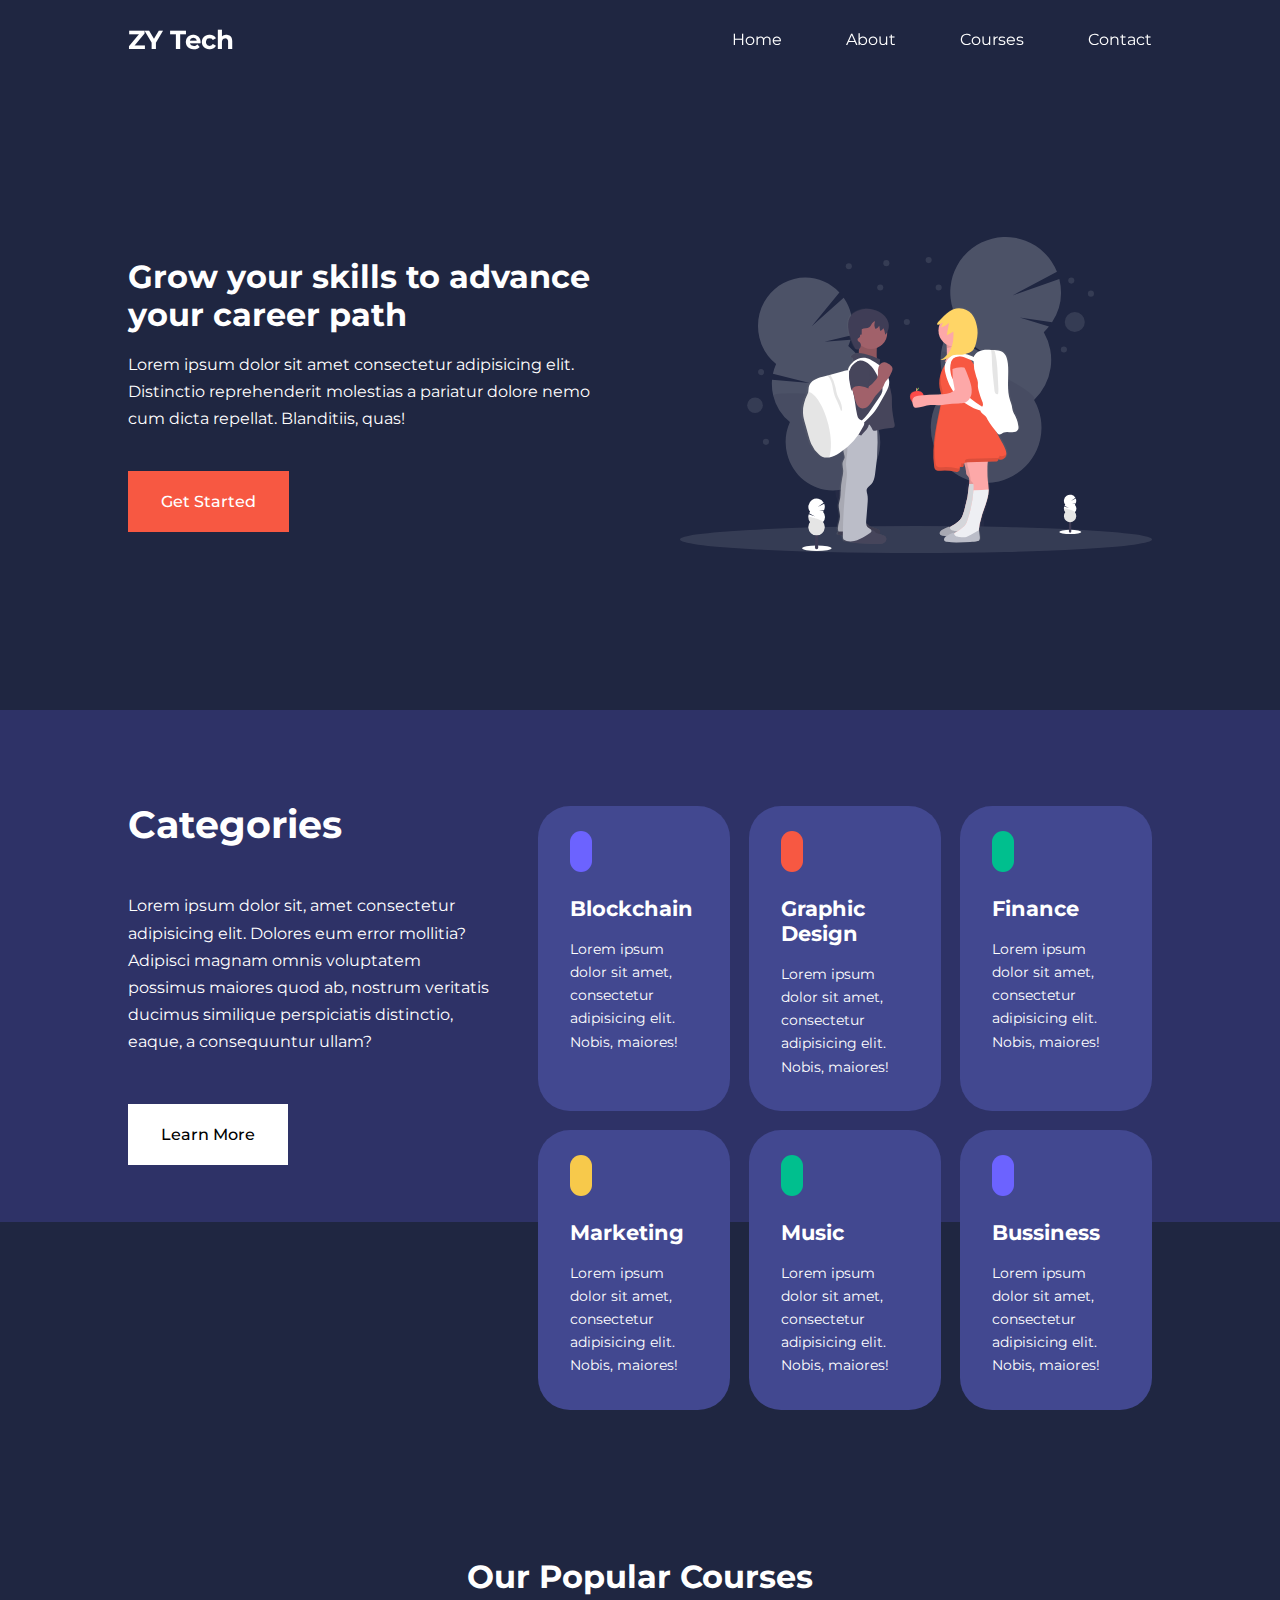
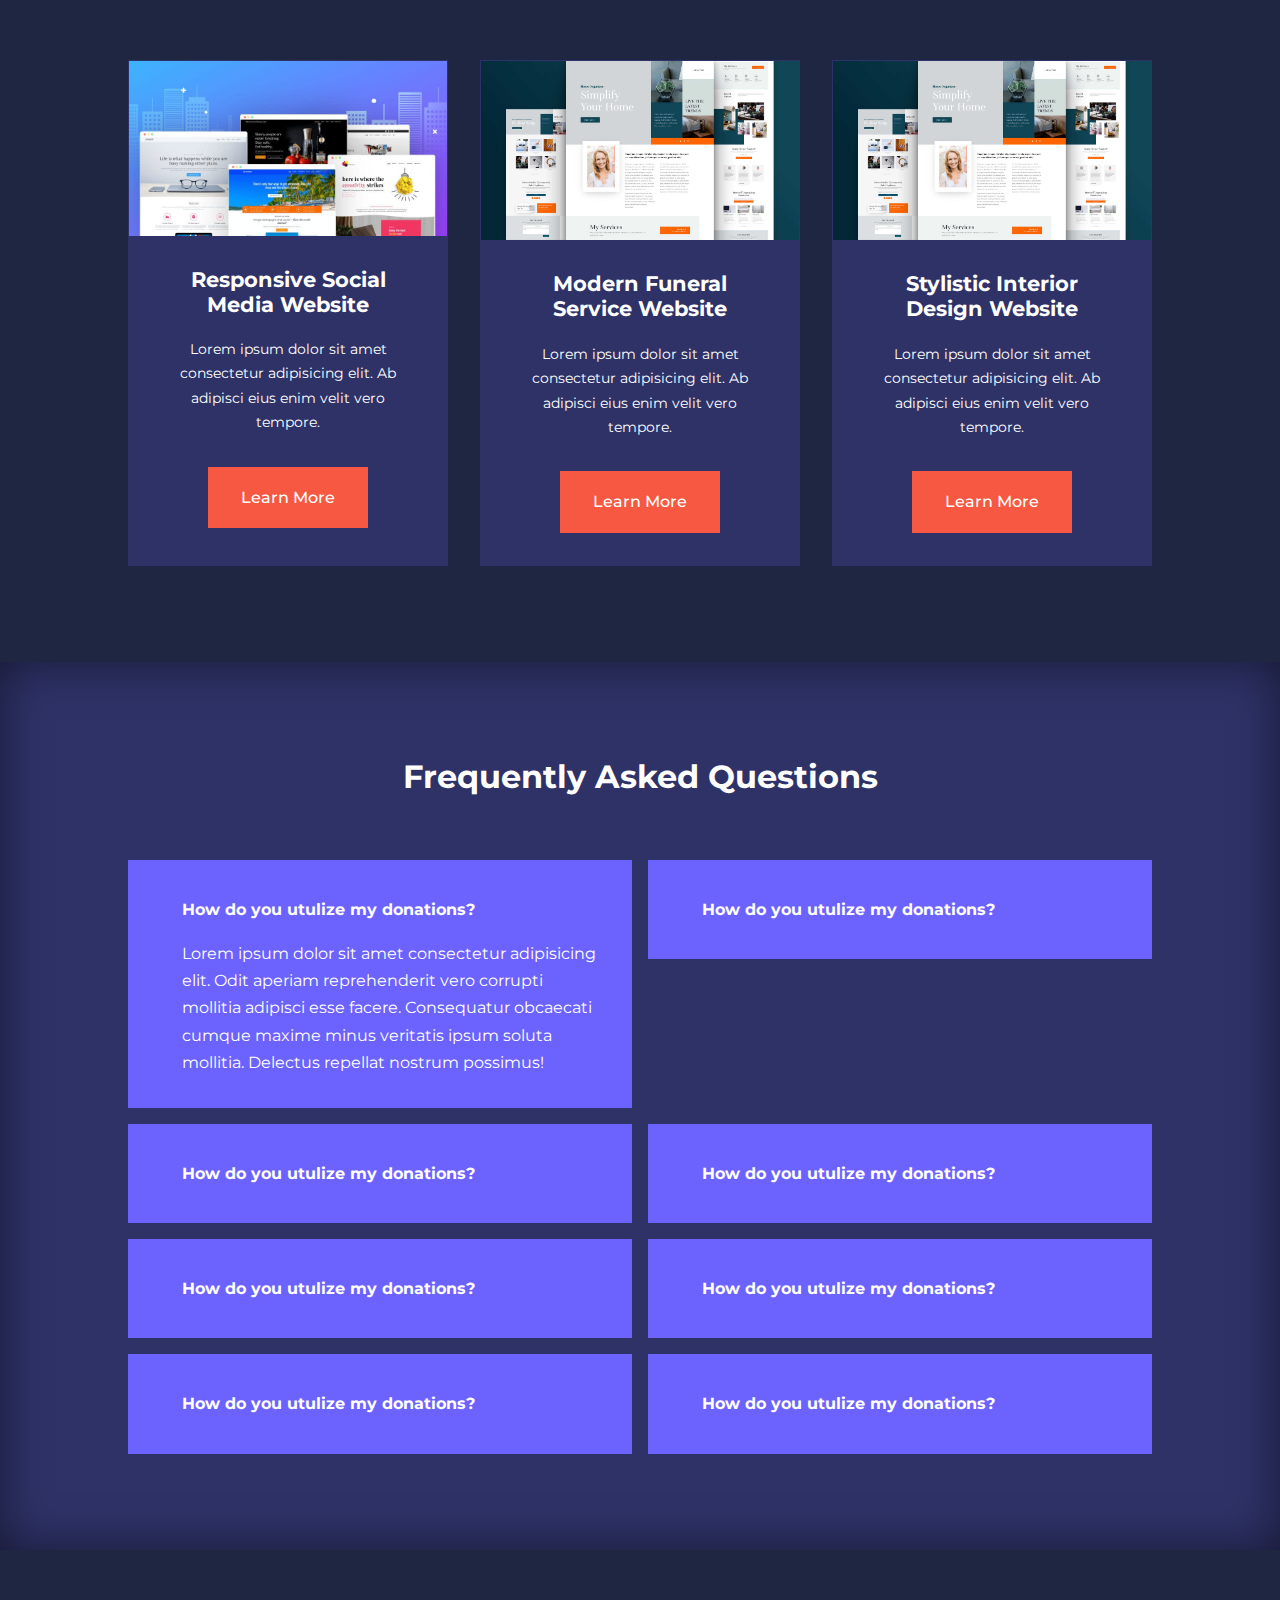
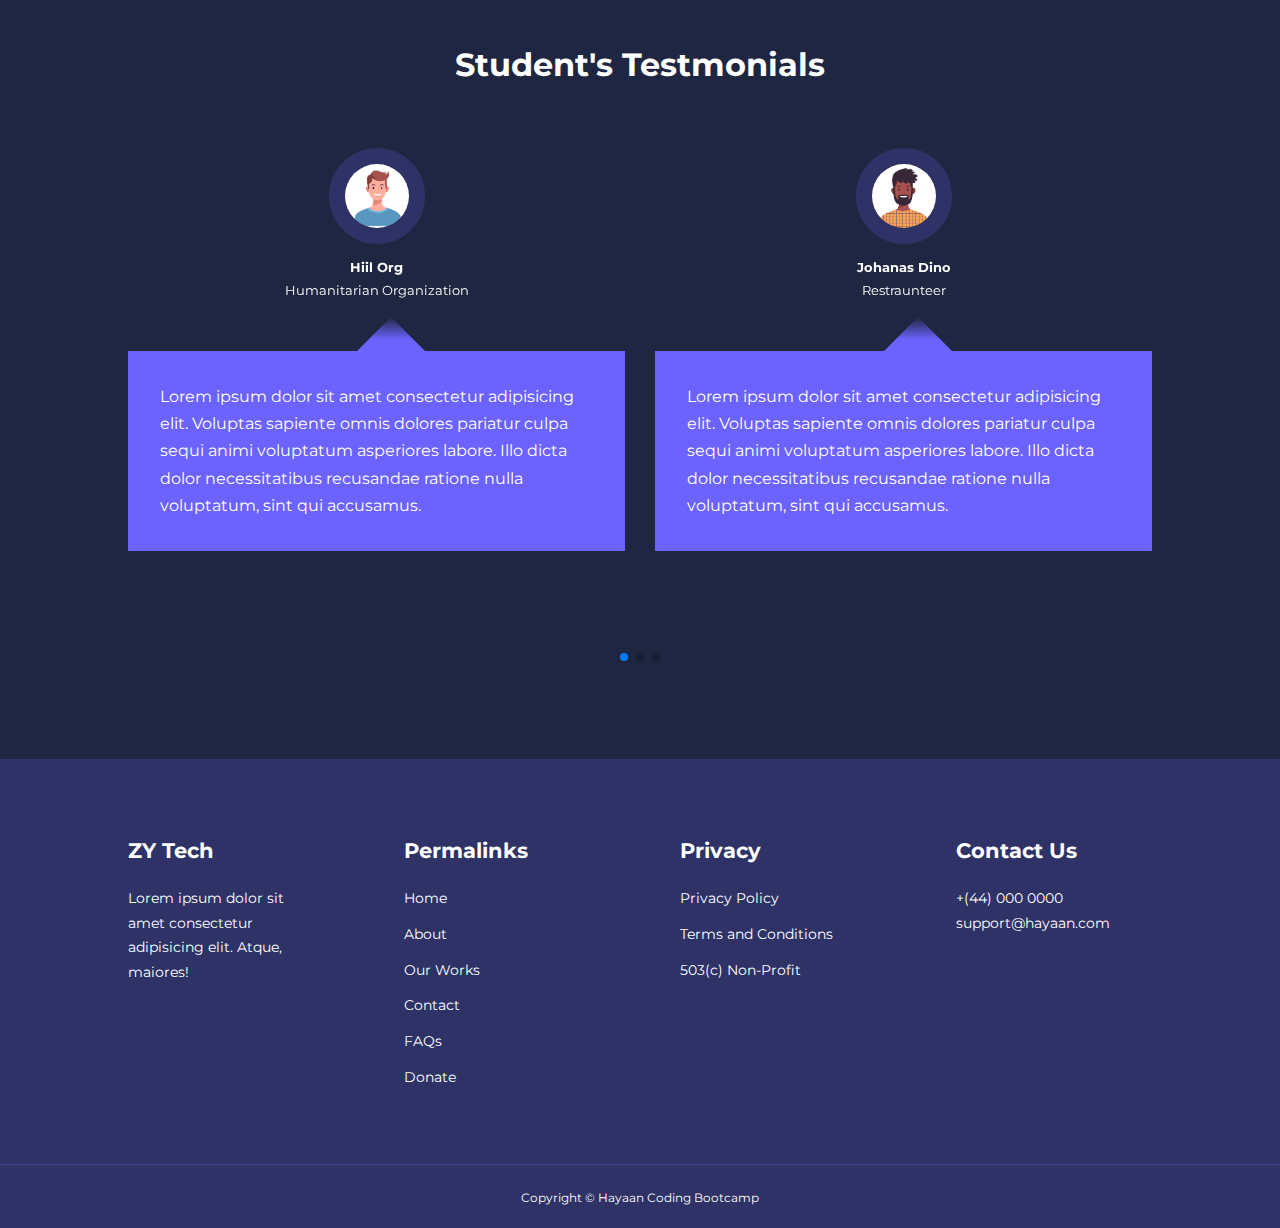
<file: index.html>
<!DOCTYPE html>
<html lang="en">
    <head>
        <meta charset="UTF-8">
        <meta http-equiv="X-UA-Compatible" content="IE=edge">
        <meta name="viewport" content="width=device-width, initial-scale=1.0">

        <!-- SWIPERJS -->
        <link rel="stylesheet" href="https://unpkg.com/swiper@8/swiper-bundle.min.css"/>

        <!-- GOOGLE (MONTSERRAT) FONTS -->
        <link rel="preconnect" href="https://fonts.googleapis.com">
        <link rel="preconnect" href="https://fonts.gstatic.com" crossorigin>
        <link href="https://fonts.googleapis.com/css2?family=Montserrat:wght@300;400;500;600;700;800;900&display=swap" rel="stylesheet">

        <!-- Iconscout cdn -->
        <link rel="stylesheet" href="https://unicons.iconscout.com/release/v2.1.6/css/unicons.css">

        <link rel="stylesheet" href="css/style.css">
        <title>Hayaan Coders Bootcamp</title>
    </head>
    <body>

        <nav class="navbar">
            <div class="container nav__container">
                <h3><a href="index.html">ZY Tech</a></h3>
                <ul class="nav__menu">
                    <li><a href="index.html">Home</a></li>
                    <li><a href="about.html">About</a></li>
                    <li><a href="courses.html">Courses</a></li>
                    <li><a href="contact.html">Contact</a></li>
                </ul>

                <button id="open-menu-btn" class="btn"><i class="uil uil-bars"></i></button>
                <button id="close-menu-btn" class="btn"><i class="uil uil-multiply"></i></button>

            </div>
        </nav>


        <!-- =============== END NAVBAR SECTION =============== -->
        <header>
            <div class="container header__container">

                <div class="header__left">
                    <h2>Grow your skills to advance your career path</h2>
                    <p>
                        Lorem ipsum dolor sit amet consectetur adipisicing elit. 
                        Distinctio reprehenderit molestias a pariatur dolore nemo 
                        cum dicta repellat. Blanditiis, quas!
                    </p>
                    <a class="btn btn-primary" href="courses.html">Get Started</a>
                </div>

                <div class="header__right">
                    <div class="header__right-image">
                        <img src="images/header.svg" alt="">
                    </div>
                </div>

            </div>
        </header>


        <!-- =============== END HEADER SECTION =============== -->
        <section class="categories">
            <div class="container categories__container">

                <div class="categories__left">
                    <h1>Categories</h1>
                    <p>
                        Lorem ipsum dolor sit, amet consectetur adipisicing elit. 
                        Dolores eum error mollitia? Adipisci magnam omnis 
                        voluptatem possimus maiores quod ab, nostrum veritatis 
                        ducimus similique perspiciatis distinctio, eaque, 
                        a consequuntur ullam?
                    </p>
                    <a class="btn" href="#">Learn More</a>
                </div>

                <div class="categories__right">

                    <article class="category">
                        <span class="category__icon">
                            <i class="uil uil-bitcoin"></i>
                        </span>
                        <h4>Blockchain</h4>
                        <p>
                            Lorem ipsum dolor sit amet, consectetur adipisicing elit. 
                            Nobis, maiores!
                        </p>
                    </article>

                    <article class="category">
                        <span class="category__icon">
                            <i class="uil uil-palette"></i>
                        </span>
                        <h4>Graphic Design</h4>
                        <p>
                            Lorem ipsum dolor sit amet, consectetur adipisicing elit. 
                            Nobis, maiores!
                        </p>
                    </article>

                    <article class="category">
                        <span class="category__icon">
                            <i class="uil uil-pound-circle"></i>
                        </span>
                        <h4>Finance</h4>
                        <p>
                            Lorem ipsum dolor sit amet, consectetur adipisicing elit. 
                            Nobis, maiores!
                        </p>
                    </article>

                    <article class="category">
                        <span class="category__icon">
                            <i class="uil uil-megaphone"></i>
                        </span>
                        <h4>Marketing</h4>
                        <p>
                            Lorem ipsum dolor sit amet, consectetur adipisicing elit. 
                            Nobis, maiores!
                        </p>
                    </article>

                    <article class="category">
                        <span class="category__icon">
                            <i class="uil uil-music"></i>
                        </span>
                        <h4>Music</h4>
                        <p>
                            Lorem ipsum dolor sit amet, consectetur adipisicing elit. 
                            Nobis, maiores!
                        </p>
                    </article>

                    <article class="category">
                        <span class="category__icon">
                            <i class="uil uil-money-insert"></i>
                        </span>
                        <h4>Bussiness</h4>
                        <p>
                            Lorem ipsum dolor sit amet, consectetur adipisicing elit. 
                            Nobis, maiores!
                        </p>
                    </article>

                </div>

            </div>
        </section>


        <!-- =============== END CATEGORIES SECTION =============== -->
        
        <section class="courses">
            <h2>Our Popular Courses</h2>
            <div class="container courses__container">

                <artcile class="course">
                    <div class="course__image">
                        <img src="images/web1.jpg" alt="">
                    </div>
                    <div class="course__info">
                        <h4>Responsive Social Media Website</h4>
                        <p>
                            Lorem ipsum dolor sit amet consectetur adipisicing elit. 
                            Ab adipisci eius enim velit vero tempore.
                        </p>
                        <a class="btn btn-primary" href="#">Learn More</a>
                    </div>
                </artcile>

                <artcile class="course">
                    <div class="course__image">
                        <img src="images/web4.jpg" alt="">
                    </div>
                    <div class="course__info">
                        <h4>Modern Funeral Service Website</h4>
                        <p>
                            Lorem ipsum dolor sit amet consectetur adipisicing elit. 
                            Ab adipisci eius enim velit vero tempore.
                        </p>
                        <a class="btn btn-primary" href="#">Learn More</a>
                    </div>
                </artcile>

                <artcile class="course">
                    <div class="course__image">
                        <img src="images/web4.jpg" alt="">
                    </div>
                    <div class="course__info">
                        <h4>Stylistic Interior Design Website</h4>
                        <p>
                            Lorem ipsum dolor sit amet consectetur adipisicing elit. 
                            Ab adipisci eius enim velit vero tempore.
                        </p>
                        <a class="btn btn-primary" href="#">Learn More</a>
                    </div>
                </artcile>

            </div>
        </section>

        <!-- =============== END COURSES SECTION =============== -->


        <section class="faqs">
            <div class="container faqs__container">
                <h2>Frequently Asked Questions</h2>
                <div class="faq__content">

                    <article class="faq open">
                        <div class="faq__icon">
                            <i class="uil uil-minus"></i>
                        </div>
                        <div class="details">
                            <h4>How do you utulize my donations?</h4>
                            <p>
                                Lorem ipsum dolor sit amet consectetur adipisicing elit. 
                                Odit aperiam reprehenderit vero corrupti mollitia adipisci 
                                esse facere. Consequatur obcaecati cumque maxime minus veritatis 
                                ipsum soluta mollitia. Delectus repellat nostrum possimus!
                            </p>
                        </div>
                    </article>

                    <article class="faq">
                        <div class="faq__icon">
                            <i class="uil uil-plus"></i>
                        </div>
                        <div class="details">
                            <h4>How do you utulize my donations?</h4>
                            <p>
                                Lorem ipsum dolor sit amet consectetur adipisicing elit. 
                                Odit aperiam reprehenderit vero corrupti mollitia adipisci 
                                esse facere. Consequatur obcaecati cumque maxime minus veritatis 
                                ipsum soluta mollitia. Delectus repellat nostrum possimus!
                            </p>
                        </div>
                    </article>

                    <article class="faq">
                        <div class="faq__icon">
                            <i class="uil uil-plus"></i>
                        </div>
                        <div class="details">
                            <h4>How do you utulize my donations?</h4>
                            <p>
                                Lorem ipsum dolor sit amet consectetur adipisicing elit. 
                                Odit aperiam reprehenderit vero corrupti mollitia adipisci 
                                esse facere. Consequatur obcaecati cumque maxime minus veritatis 
                                ipsum soluta mollitia. Delectus repellat nostrum possimus!
                            </p>
                        </div>
                    </article>

                    <article class="faq">
                        <div class="faq__icon">
                            <i class="uil uil-plus"></i>
                        </div>
                        <div class="details">
                            <h4>How do you utulize my donations?</h4>
                            <p>
                                Lorem ipsum dolor sit amet consectetur adipisicing elit. 
                                Odit aperiam reprehenderit vero corrupti mollitia adipisci 
                                esse facere. Consequatur obcaecati cumque maxime minus veritatis 
                                ipsum soluta mollitia. Delectus repellat nostrum possimus!
                            </p>
                        </div>
                    </article>

                    <article class="faq">
                        <div class="faq__icon">
                            <i class="uil uil-plus"></i>
                        </div>
                        <div class="details">
                            <h4>How do you utulize my donations?</h4>
                            <p>
                                Lorem ipsum dolor sit amet consectetur adipisicing elit. 
                                Odit aperiam reprehenderit vero corrupti mollitia adipisci 
                                esse facere. Consequatur obcaecati cumque maxime minus veritatis 
                                ipsum soluta mollitia. Delectus repellat nostrum possimus!
                            </p>
                        </div>
                    </article>

                    <article class="faq">
                        <div class="faq__icon">
                            <i class="uil uil-plus"></i>
                        </div>
                        <div class="details">
                            <h4>How do you utulize my donations?</h4>
                            <p>
                                Lorem ipsum dolor sit amet consectetur adipisicing elit. 
                                Odit aperiam reprehenderit vero corrupti mollitia adipisci 
                                esse facere. Consequatur obcaecati cumque maxime minus veritatis 
                                ipsum soluta mollitia. Delectus repellat nostrum possimus!
                            </p>
                        </div>
                    </article>

                    <article class="faq">
                        <div class="faq__icon">
                            <i class="uil uil-plus"></i>
                        </div>
                        <div class="details">
                            <h4>How do you utulize my donations?</h4>
                            <p>
                                Lorem ipsum dolor sit amet consectetur adipisicing elit. 
                                Odit aperiam reprehenderit vero corrupti mollitia adipisci 
                                esse facere. Consequatur obcaecati cumque maxime minus veritatis 
                                ipsum soluta mollitia. Delectus repellat nostrum possimus!
                            </p>
                        </div>
                    </article>

                    <article class="faq">
                        <div class="faq__icon">
                            <i class="uil uil-plus"></i>
                        </div>
                        <div class="details">
                            <h4>How do you utulize my donations?</h4>
                            <p>
                                Lorem ipsum dolor sit amet consectetur adipisicing elit. 
                                Odit aperiam reprehenderit vero corrupti mollitia adipisci 
                                esse facere. Consequatur obcaecati cumque maxime minus veritatis 
                                ipsum soluta mollitia. Delectus repellat nostrum possimus!
                            </p>
                        </div>
                    </article>

                </div>

                <!-- <a class="btn" href="#">Learn More</a> -->

            </div>
        </section>

        <!-- =============== END FAQS SECTION =============== -->

        <section class="container testmonials__container mySwiper">
            <h2>Student's Testmonials</h2>
            <!-- <p class="lead">
            Lorem ipsum dolor sit amet consectetur adipisicing elit. 
            Non eligendi ducimus temporibus, voluptates a officia.
            </p> -->
            <div class="swiper-wrapper">
                <article class="testmonial swiper-slide">
                    <div class="avatar">
                        <img src="images/avatar1.jpg" alt="">
                    </div>
                    <div class="testmonial__info">
                        <h5>Hiil Org</h5>
                        <small>Humanitarian Organization</small>
                    </div>
                    <div class="testmonial__body">
                        <p>
                            Lorem ipsum dolor sit amet consectetur adipisicing elit. 
                            Voluptas sapiente omnis dolores pariatur culpa sequi animi 
                            voluptatum asperiores labore. Illo dicta dolor necessitatibus 
                            recusandae ratione nulla voluptatum, sint qui accusamus.
                        </p>
                    </div>
                </article>

                <article class="testmonial swiper-slide">
                    <div class="avatar">
                        <img src="images/avatar2.jpg" alt="">
                    </div>
                    <div class="testmonial__info">
                        <h5>Johanas Dino</h5>
                        <small>Restraunteer</small>
                    </div>
                    <div class="testmonial__body">
                        <p>
                            Lorem ipsum dolor sit amet consectetur adipisicing elit. 
                            Voluptas sapiente omnis dolores pariatur culpa sequi animi 
                            voluptatum asperiores labore. Illo dicta dolor necessitatibus 
                            recusandae ratione nulla voluptatum, sint qui accusamus.
                        </p>
                    </div>
                </article>

                <article class="testmonial swiper-slide">
                    <div class="avatar">
                        <img src="images/avatar3.jpg" alt="">
                    </div>
                    <div class="testmonial__info">
                        <h5>Melisa Thorn</h5>
                        <small>Barber</small>
                    </div>
                    <div class="testmonial__body">
                        <p>
                            Lorem ipsum dolor sit amet consectetur adipisicing elit. 
                            Voluptas sapiente omnis dolores pariatur culpa sequi animi 
                            voluptatum asperiores labore. Illo dicta dolor necessitatibus 
                            recusandae ratione nulla voluptatum, sint qui accusamus.
                        </p>
                    </div>
                </article>

                <article class="testmonial swiper-slide">
                    <div class="avatar">
                        <img src="images/avatar4.jpg" alt="">
                    </div>
                    <div class="testmonial__info">
                        <h5>Tia Gip</h5>
                        <small>Bussiness Owner</small>
                    </div>
                    <div class="testmonial__body">
                        <p>
                            Lorem ipsum dolor sit amet consectetur adipisicing elit. 
                            Voluptas sapiente omnis dolores pariatur culpa sequi animi 
                            voluptatum asperiores labore. Illo dicta dolor necessitatibus 
                            recusandae ratione nulla voluptatum, sint qui accusamus.
                        </p>
                    </div>
                </article>
            </div>
            <div class="swiper-pagination"></div>
        </section>

        <!-- ================ END TESTMONIAL SECTION ================ -->


        <footer>
            <div class="container footer__container">

                <div class="footer__1">
                    <a class="footer__logo" href="index.html"><h4>ZY Tech</h4></a>
                    <p>
                        Lorem ipsum dolor sit amet consectetur adipisicing elit. 
                        Atque, maiores!
                    </p>
                </div>

                <div class="footer__2">
                    <h4>Permalinks</h4>
                    <ul>
                        <li><a href="index.html">Home</a></li>
                        <li><a href="#about">About</a></li>
                        <li><a href="#works">Our Works</a></li>
                        <li><a href="contact.html">Contact</a></li>
                        <li><a href="faqs.html">FAQs</a></li>
                        <li><a href="#donate">Donate</a></li>
                    </ul>
                </div>
                
                <div class="footer__3">
                    <h4>Privacy</h4>
                    <ul>
                        <li><a href="#">Privacy Policy</a></li>
                        <li><a href="#">Terms and Conditions</a></li>
                        <li><a href="#">503(c) Non-Profit</a></li>
                    </ul>
                </div>
                
                <div class="footer__4">
                    <h4>Contact Us</h4>
                    <p>
                        +(44) 000 0000<br>
                        support@hayaan.com
                    </p>
                    <ul class='footer__socials'>
                        <li><a href="#" target="_blank"><i class="uil uil-instagram"></i></a></li>
                        <li><a href="#" target="_blank"><i class="uil uil-facebook-f"></i></a></li>
                        <li><a href="#" target="_blank"><i class="uil uil-envelope"></i></a></li>
                        <li><a href="#" target="_blank"><i class="uil uil-phone"></i></a></li>
                    </ul>
                </div>

            </div>

            <div class="footer__copyright">
                <small>Copyright &copy; Hayaan Coding Bootcamp</small>
            </div>
        </footer>

        <!-- ================ END FOOTER SECTION ================ -->





        <script src="https://unpkg.com/swiper@8/swiper-bundle.min.js"></script>
        <script src="script.js"></script>

        <script>
            var swiper = new Swiper(".mySwiper", {
              slidesPerView: 1,
              spaceBetween: 30,
              pagination: {
                el: ".swiper-pagination",
                clickable: true,
              },
            //   change slide per view when screen with >= 600
              breakpoints: {
                  600: {
                    slidesPerView: 2,
                  }
              }
            });
          </script>
    </body>
</html>
</file>
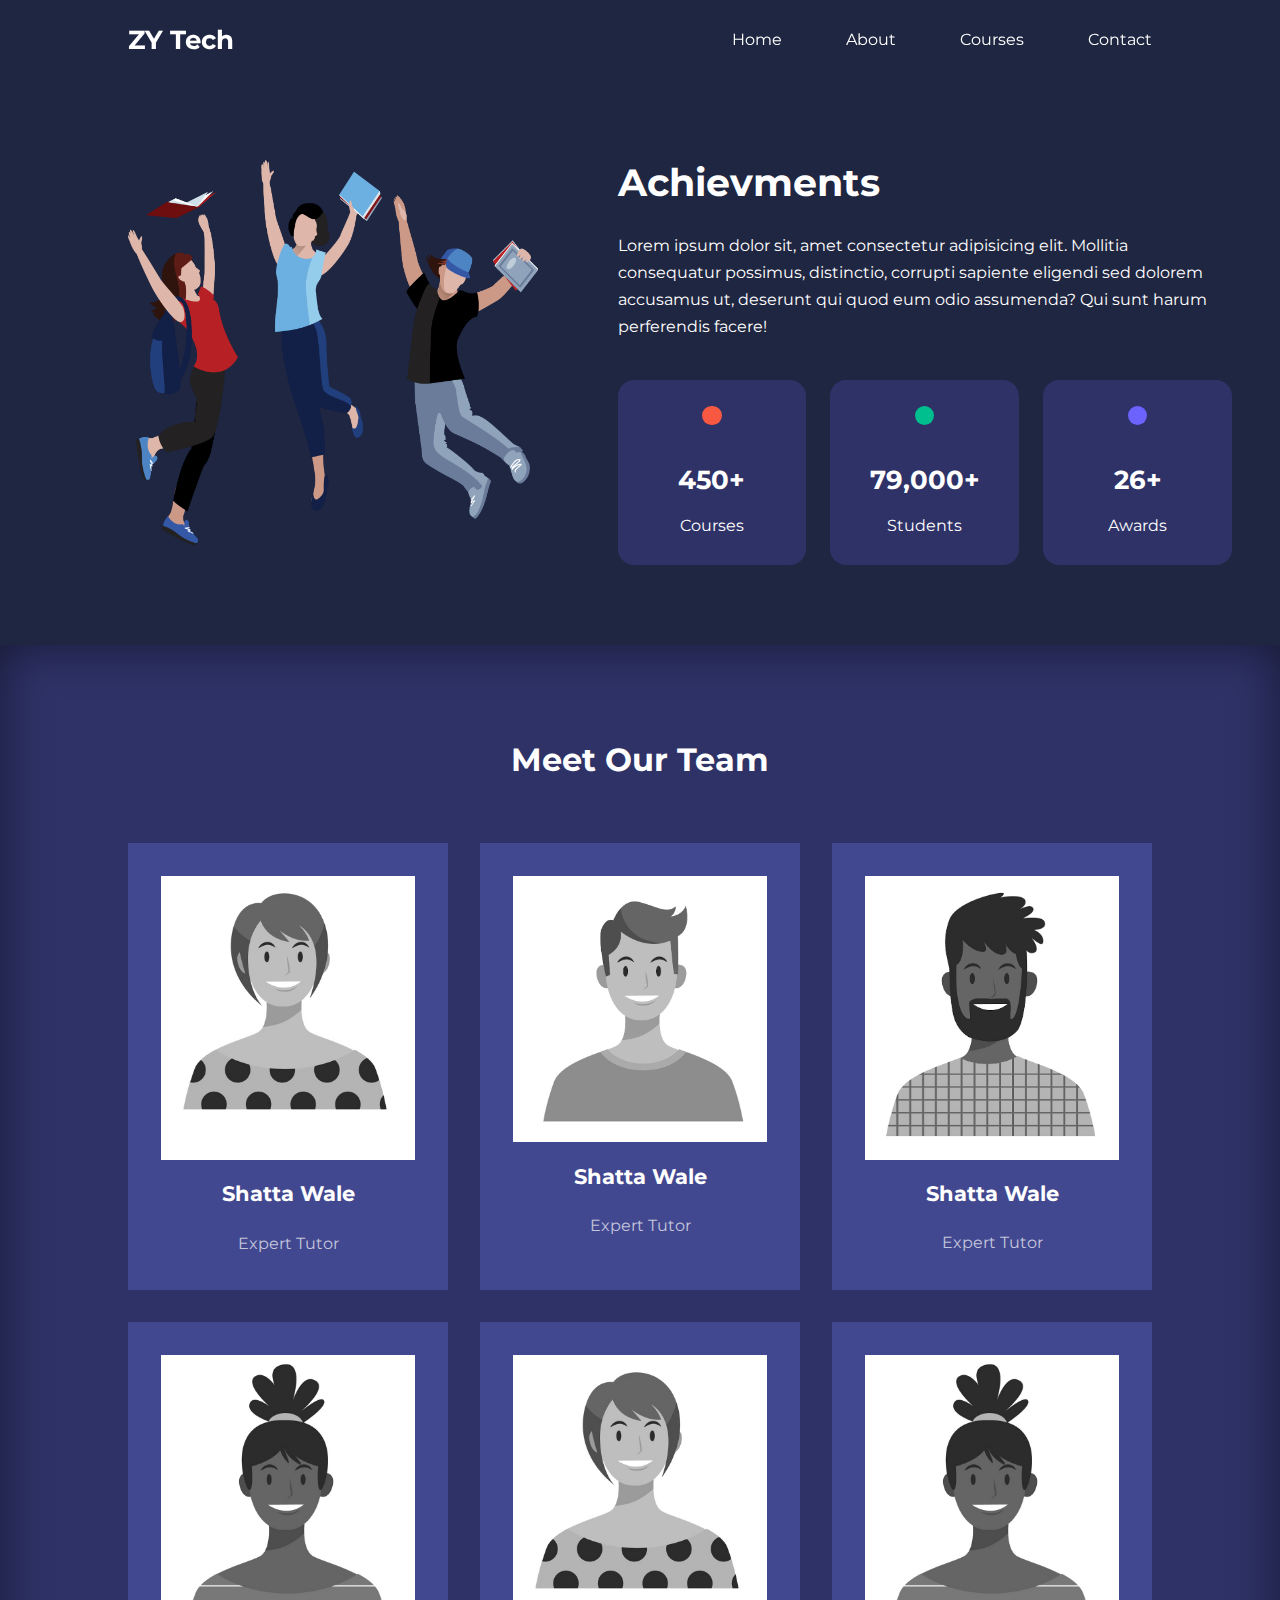
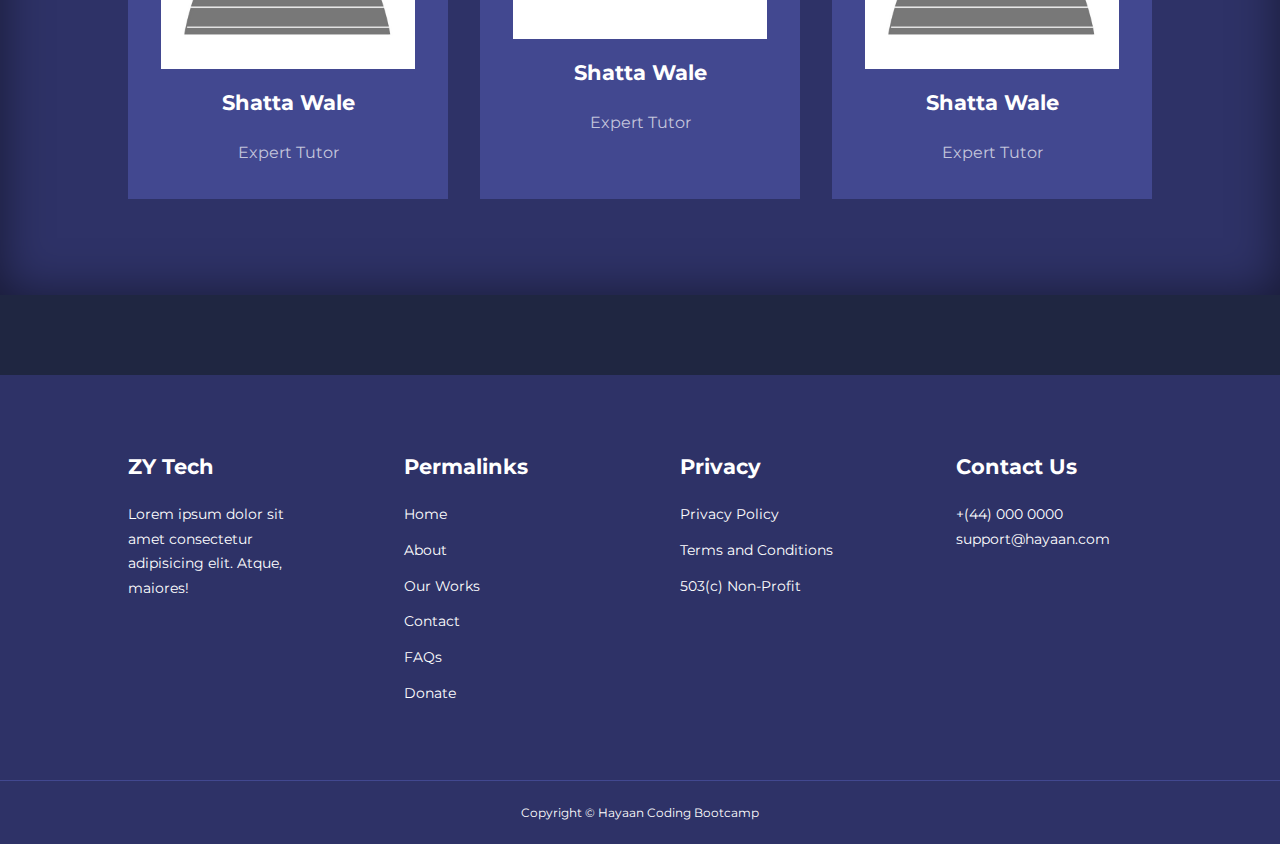
<file: about.html>
<!DOCTYPE html>
<html lang="en">
    <head>
        <meta charset="UTF-8">
        <meta http-equiv="X-UA-Compatible" content="IE=edge">
        <meta name="viewport" content="width=device-width, initial-scale=1.0">

        <!-- GOOGLE (MONTSERRAT) FONTS -->
        <link rel="preconnect" href="https://fonts.googleapis.com">
        <link rel="preconnect" href="https://fonts.gstatic.com" crossorigin>
        <link href="https://fonts.googleapis.com/css2?family=Montserrat:wght@300;400;500;600;700;800;900&display=swap" rel="stylesheet">

        <!-- Iconscout cdn -->
        <link rel="stylesheet" href="https://unicons.iconscout.com/release/v2.1.6/css/unicons.css">

        <link rel="stylesheet" href="css/about.css">
        <link rel="stylesheet" href="css/style.css">
        <title>Hayaan Coders Bootcamp</title>
    </head>
    <body>
        <nav class="navbar">
            <div class="container nav__container">
                <h3><a href="index.html">ZY Tech</a></h3>
                <ul class="nav__menu">
                    <li><a href="index.html">Home</a></li>
                    <li><a href="about.html">About</a></li>
                    <li><a href="courses.html">Courses</a></li>
                    <li><a href="contact.html">Contact</a></li>
                </ul>

                <button id="open-menu-btn" class="btn"><i class="uil uil-bars"></i></button>
                <button id="close-menu-btn" class="btn"><i class="uil uil-multiply"></i></button>

            </div>
        </nav>

        <!-- =============== END NAVBAR SECTION =============== -->

        <div class="about_achievments">
            <div class="container about__achievments-container">

                <div class="about__achievments-left">
                    <img src="images/test1.png" alt="">
                </div>

                <div class="about__achievments-right">
                    <h1>Achievments</h1>
                    <p>Lorem ipsum dolor sit, amet consectetur adipisicing elit. 
                        Mollitia consequatur possimus, distinctio, corrupti sapiente 
                        eligendi sed dolorem accusamus ut, deserunt qui quod eum odio 
                        assumenda? Qui sunt harum perferendis facere!
                    </p>
                    <div class="achievments__cards">

                        <article class="achievment__card">
                            <span class="achievment__card-icon"><i class="uil uil-video"></i></span>
                            <h3>450+</h3>
                            <p>Courses</p>
                        </article>

                        <article class="achievment__card">
                            <span class="achievment__card-icon"><i class="uil uil-users-alt"></i></span>
                            <h3>79,000+</h3>
                            <p>Students</p>
                        </article>

                        <article class="achievment__card">
                            <span class="achievment__card-icon"><i class="uil uil-award"></i></span>
                            <h3>26+</h3>
                            <p>Awards</p>
                        </article>

                    </div>
                </div>

            </div>
        </div>

        <!-- =============== END ACHEIVMENTS SECTION =============== -->

        <section class="team">
            <h2>Meet Our Team</h2>
            <div class="container team__container">

                <article class="team__member">
                    <div class="team__member-image">
                        <img src="images/avatar4.jpg" alt="">
                    </div>
                    <div class="team__member-info">
                        <h4>Shatta Wale</h4>
                        <p>Expert Tutor</p>
                    </div>
                    <div class="team__member-socials">
                        <a href="#"><i class="uil uil-instagram"></i></a>
                        <a href="#"><i class="uil uil-facebook-f"></i></a>
                        <a href="#"><i class="uil uil-envelope"></i></a>
                    </div>
                </article>

                <article class="team__member">
                    <div class="team__member-image">
                        <img src="images/avatar1.jpg" alt="">
                    </div>
                    <div class="team__member-info">
                        <h4>Shatta Wale</h4>
                        <p>Expert Tutor</p>
                    </div>
                    <div class="team__member-socials">
                        <a href="#"><i class="uil uil-instagram"></i></a>
                        <a href="#"><i class="uil uil-facebook-f"></i></a>
                        <a href="#"><i class="uil uil-envelope"></i></a>
                    </div>
                </article>

                <article class="team__member">
                    <div class="team__member-image">
                        <img src="images/avatar2.jpg" alt="">
                    </div>
                    <div class="team__member-info">
                        <h4>Shatta Wale</h4>
                        <p>Expert Tutor</p>
                    </div>
                    <div class="team__member-socials">
                        <a href="#"><i class="uil uil-instagram"></i></a>
                        <a href="#"><i class="uil uil-facebook-f"></i></a>
                        <a href="#"><i class="uil uil-envelope"></i></a>
                    </div>
                </article>

                <article class="team__member">
                    <div class="team__member-image">
                        <img src="images/avatar3.jpg" alt="">
                    </div>
                    <div class="team__member-info">
                        <h4>Shatta Wale</h4>
                        <p>Expert Tutor</p>
                    </div>
                    <div class="team__member-socials">
                        <a href="#"><i class="uil uil-instagram"></i></a>
                        <a href="#"><i class="uil uil-facebook-f"></i></a>
                        <a href="#"><i class="uil uil-envelope"></i></a>
                    </div>
                </article>

                <article class="team__member">
                    <div class="team__member-image">
                        <img src="images/avatar4.jpg" alt="">
                    </div>
                    <div class="team__member-info">
                        <h4>Shatta Wale</h4>
                        <p>Expert Tutor</p>
                    </div>
                    <div class="team__member-socials">
                        <a href="#"><i class="uil uil-instagram"></i></a>
                        <a href="#"><i class="uil uil-facebook-f"></i></a>
                        <a href="#"><i class="uil uil-envelope"></i></a>
                    </div>
                </article>

                <article class="team__member">
                    <div class="team__member-image">
                        <img src="images/avatar3.jpg" alt="">
                    </div>
                    <div class="team__member-info">
                        <h4>Shatta Wale</h4>
                        <p>Expert Tutor</p>
                    </div>
                    <div class="team__member-socials">
                        <a href="#"><i class="uil uil-instagram"></i></a>
                        <a href="#"><i class="uil uil-facebook-f"></i></a>
                        <a href="#"><i class="uil uil-envelope"></i></a>
                    </div>
                </article>

                

            </div>
        </section>



        <!-- =============== END TEAMS SECTION =============== -->

        <footer>
            <div class="container footer__container">

                <div class="footer__1">
                    <a class="footer__logo" href="index.html"><h4>ZY Tech</h4></a>
                    <p>
                        Lorem ipsum dolor sit amet consectetur adipisicing elit. 
                        Atque, maiores!
                    </p>
                </div>

                <div class="footer__2">
                    <h4>Permalinks</h4>
                    <ul>
                        <li><a href="index.html">Home</a></li>
                        <li><a href="#about">About</a></li>
                        <li><a href="#works">Our Works</a></li>
                        <li><a href="contact.html">Contact</a></li>
                        <li><a href="faqs.html">FAQs</a></li>
                        <li><a href="#donate">Donate</a></li>
                    </ul>
                </div>
                
                <div class="footer__3">
                    <h4>Privacy</h4>
                    <ul>
                        <li><a href="#">Privacy Policy</a></li>
                        <li><a href="#">Terms and Conditions</a></li>
                        <li><a href="#">503(c) Non-Profit</a></li>
                    </ul>
                </div>
                
                <div class="footer__4">
                    <h4>Contact Us</h4>
                    <p>
                        +(44) 000 0000<br>
                        support@hayaan.com
                    </p>
                    <ul class='footer__socials'>
                        <li><a href="#" target="_blank"><i class="uil uil-instagram"></i></a></li>
                        <li><a href="#" target="_blank"><i class="uil uil-facebook-f"></i></a></li>
                        <li><a href="#" target="_blank"><i class="uil uil-envelope"></i></a></li>
                        <li><a href="#" target="_blank"><i class="uil uil-phone"></i></a></li>
                    </ul>
                </div>

            </div>

            <div class="footer__copyright">
                <small>Copyright &copy; Hayaan Coding Bootcamp</small>
            </div>
        </footer>

        <!-- ================ END FOOTER SECTION ================ -->

        <script src="script.js"></script>
    </body>
</html>
</file>
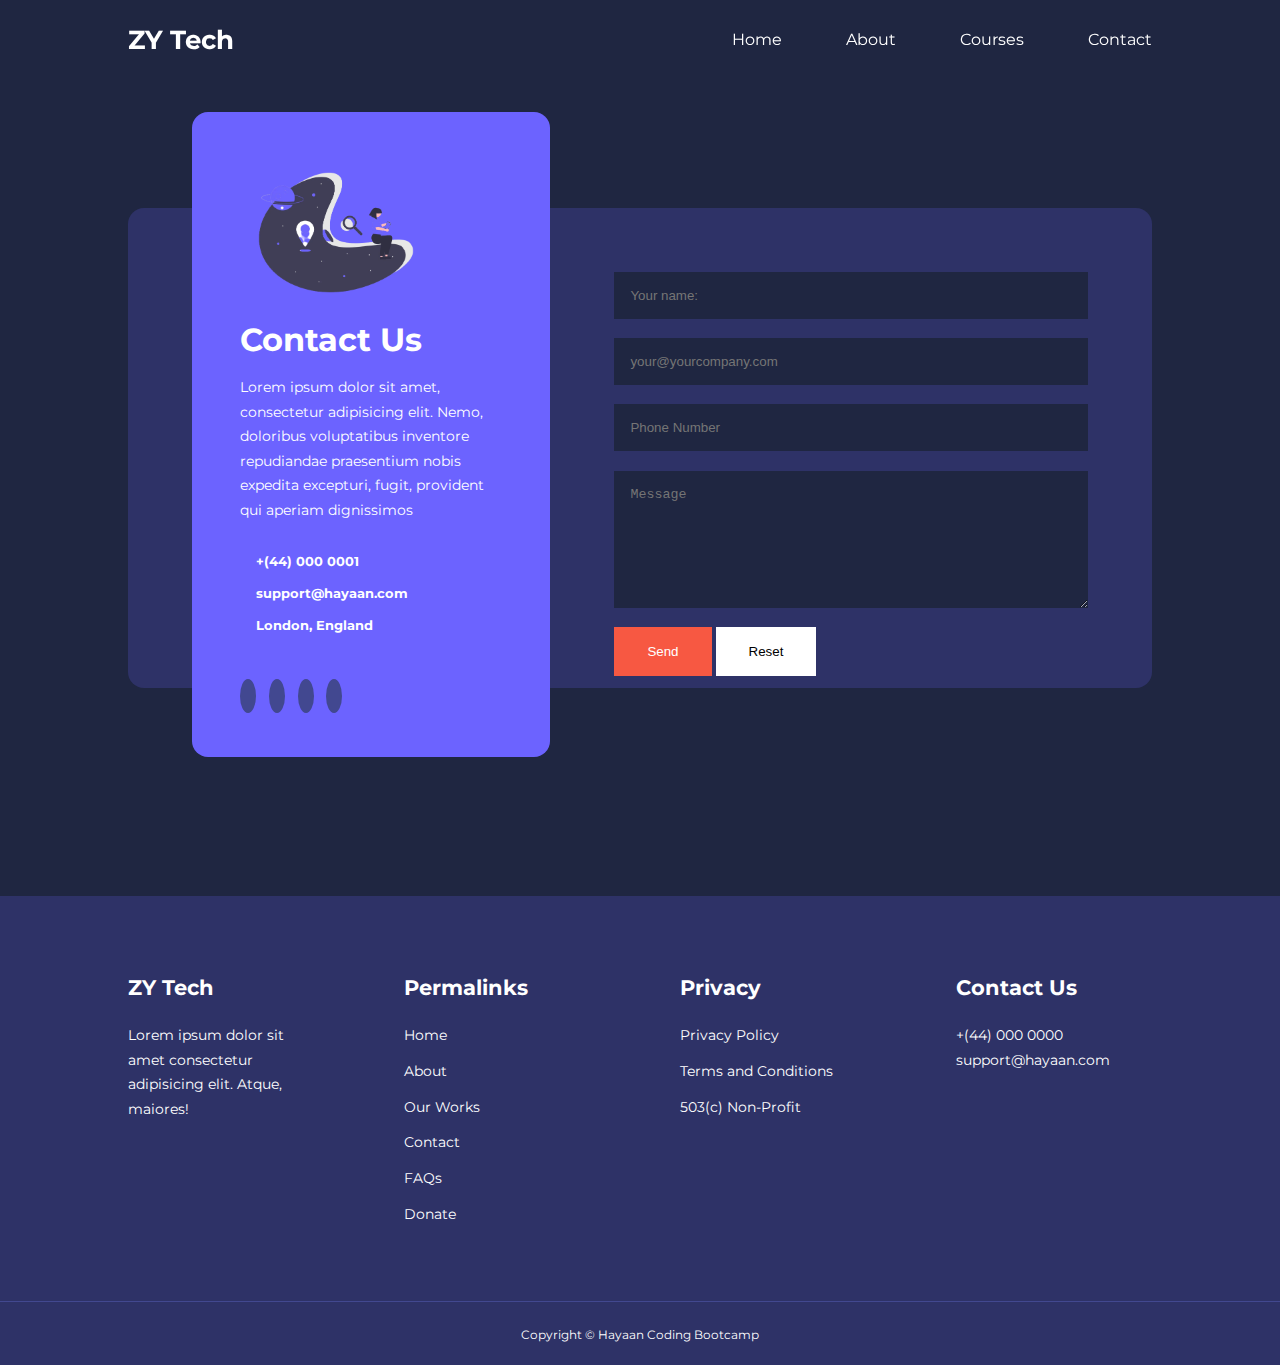
<file: contact.html>
<!DOCTYPE html>
<html lang="en">
    <head>
        <meta charset="UTF-8">
        <meta http-equiv="X-UA-Compatible" content="IE=edge">
        <meta name="viewport" content="width=device-width, initial-scale=1.0">

        <!-- GOOGLE (MONTSERRAT) FONTS -->
        <link rel="preconnect" href="https://fonts.googleapis.com">
        <link rel="preconnect" href="https://fonts.gstatic.com" crossorigin>
        <link href="https://fonts.googleapis.com/css2?family=Montserrat:wght@300;400;500;600;700;800;900&display=swap" rel="stylesheet">

        <!-- Iconscout cdn -->
        <link rel="stylesheet" href="https://unicons.iconscout.com/release/v2.1.6/css/unicons.css">

        <link rel="stylesheet" href="css/style.css">
        <link rel="stylesheet" href="css/contact.css">
        <title>Hayaan Coders Bootcamp</title>
    </head>
    <body>
        <nav class="navbar">
            <div class="container nav__container">
                <h3><a href="index.html">ZY Tech</a></h3>
                <ul class="nav__menu">
                    <li><a href="index.html">Home</a></li>
                    <li><a href="about.html">About</a></li>
                    <li><a href="courses.html">Courses</a></li>
                    <li><a href="contact.html">Contact</a></li>
                </ul>

                <button id="open-menu-btn" class="btn"><i class="uil uil-bars"></i></button>
                <button id="close-menu-btn" class="btn"><i class="uil uil-multiply"></i></button>

            </div>
        </nav>

        <!-- =============== END NAVBAR SECTION =============== -->

        <section class="contact">
            <div class="container contact__container">
                <aside class="contact__aside">

                    <div class="aside__image">
                        <img src="images/ben.png" alt="">
                    </div>
                    <h2>Contact Us</h2>
                    <p>
                        Lorem ipsum dolor sit amet, consectetur adipisicing elit. Nemo, 
                        doloribus voluptatibus inventore repudiandae praesentium nobis 
                        expedita excepturi, fugit, provident qui aperiam dignissimos
                    </p>
                    <ul class="contact__details">
                        <li>
                            <i><i class="uil uil-phone"></i></i>
                            <h5>+(44) 000 0001</h5>
                        </li>
                        <li>
                            <i><i class="uil uil-envelope"></i></i>
                            <h5>support@hayaan.com</h5>
                        </li>
                        <li>
                            <i><i class="uil uil-map-marker"></i></i>
                            <h5>London, England</h5>
                        </li>
                    </ul>
                    <ul class='contact__socials'>
                        <li><a href="#" target="_blank"><i class="uil uil-instagram"></i></a></li>
                        <li><a href="#" target="_blank"><i class="uil uil-facebook-f"></i></a></li>
                        <li><a href="#" target="_blank"><i class="uil uil-envelope"></i></a></li>
                        <li><a href="#" target="_blank"><i class="uil uil-phone"></i></a></li>
                    </ul>
                </aside>

                <form class="contact__form">
                    <div class="contact__form-inputs">
                        <input type="text" name="name" placeholder="Your name:" required />
                        <input type="email" name="email" placeholder="your@yourcompany.com" required />
                        <input type="number" name="phone" placeholder="Phone Number" required>
                        <textarea name="message" placeholder="Message" rows="7" required></textarea>
                    </div>

                    <div class="buttons">
                        <button class="btn btn-primary" type="submit">Send</button>
                        <button class="btn" type="reset">Reset</button>
                    </div>
                </form>
            </div>
        </section>



        <!-- =============== END CONTACT SECTION =============== -->

        <footer>
            <div class="container footer__container">

                <div class="footer__1">
                    <a class="footer__logo" href="index.html"><h4>ZY Tech</h4></a>
                    <p>
                        Lorem ipsum dolor sit amet consectetur adipisicing elit. 
                        Atque, maiores!
                    </p>
                </div>

                <div class="footer__2">
                    <h4>Permalinks</h4>
                    <ul>
                        <li><a href="index.html">Home</a></li>
                        <li><a href="#about">About</a></li>
                        <li><a href="#works">Our Works</a></li>
                        <li><a href="contact.html">Contact</a></li>
                        <li><a href="faqs.html">FAQs</a></li>
                        <li><a href="#donate">Donate</a></li>
                    </ul>
                </div>
                
                <div class="footer__3">
                    <h4>Privacy</h4>
                    <ul>
                        <li><a href="#">Privacy Policy</a></li>
                        <li><a href="#">Terms and Conditions</a></li>
                        <li><a href="#">503(c) Non-Profit</a></li>
                    </ul>
                </div>
                
                <div class="footer__4">
                    <h4>Contact Us</h4>
                    <p>
                        +(44) 000 0000<br>
                        support@hayaan.com
                    </p>
                    <ul class='footer__socials'>
                        <li><a href="#" target="_blank"><i class="uil uil-instagram"></i></a></li>
                        <li><a href="#" target="_blank"><i class="uil uil-facebook-f"></i></a></li>
                        <li><a href="#" target="_blank"><i class="uil uil-envelope"></i></a></li>
                        <li><a href="#" target="_blank"><i class="uil uil-phone"></i></a></li>
                    </ul>
                </div>

            </div>

            <div class="footer__copyright">
                <small>Copyright &copy; Hayaan Coding Bootcamp</small>
            </div>
        </footer>

        <!-- ================ END FOOTER SECTION ================ -->

        <script src="script.js"></script>
    </body>
</html>
</file>
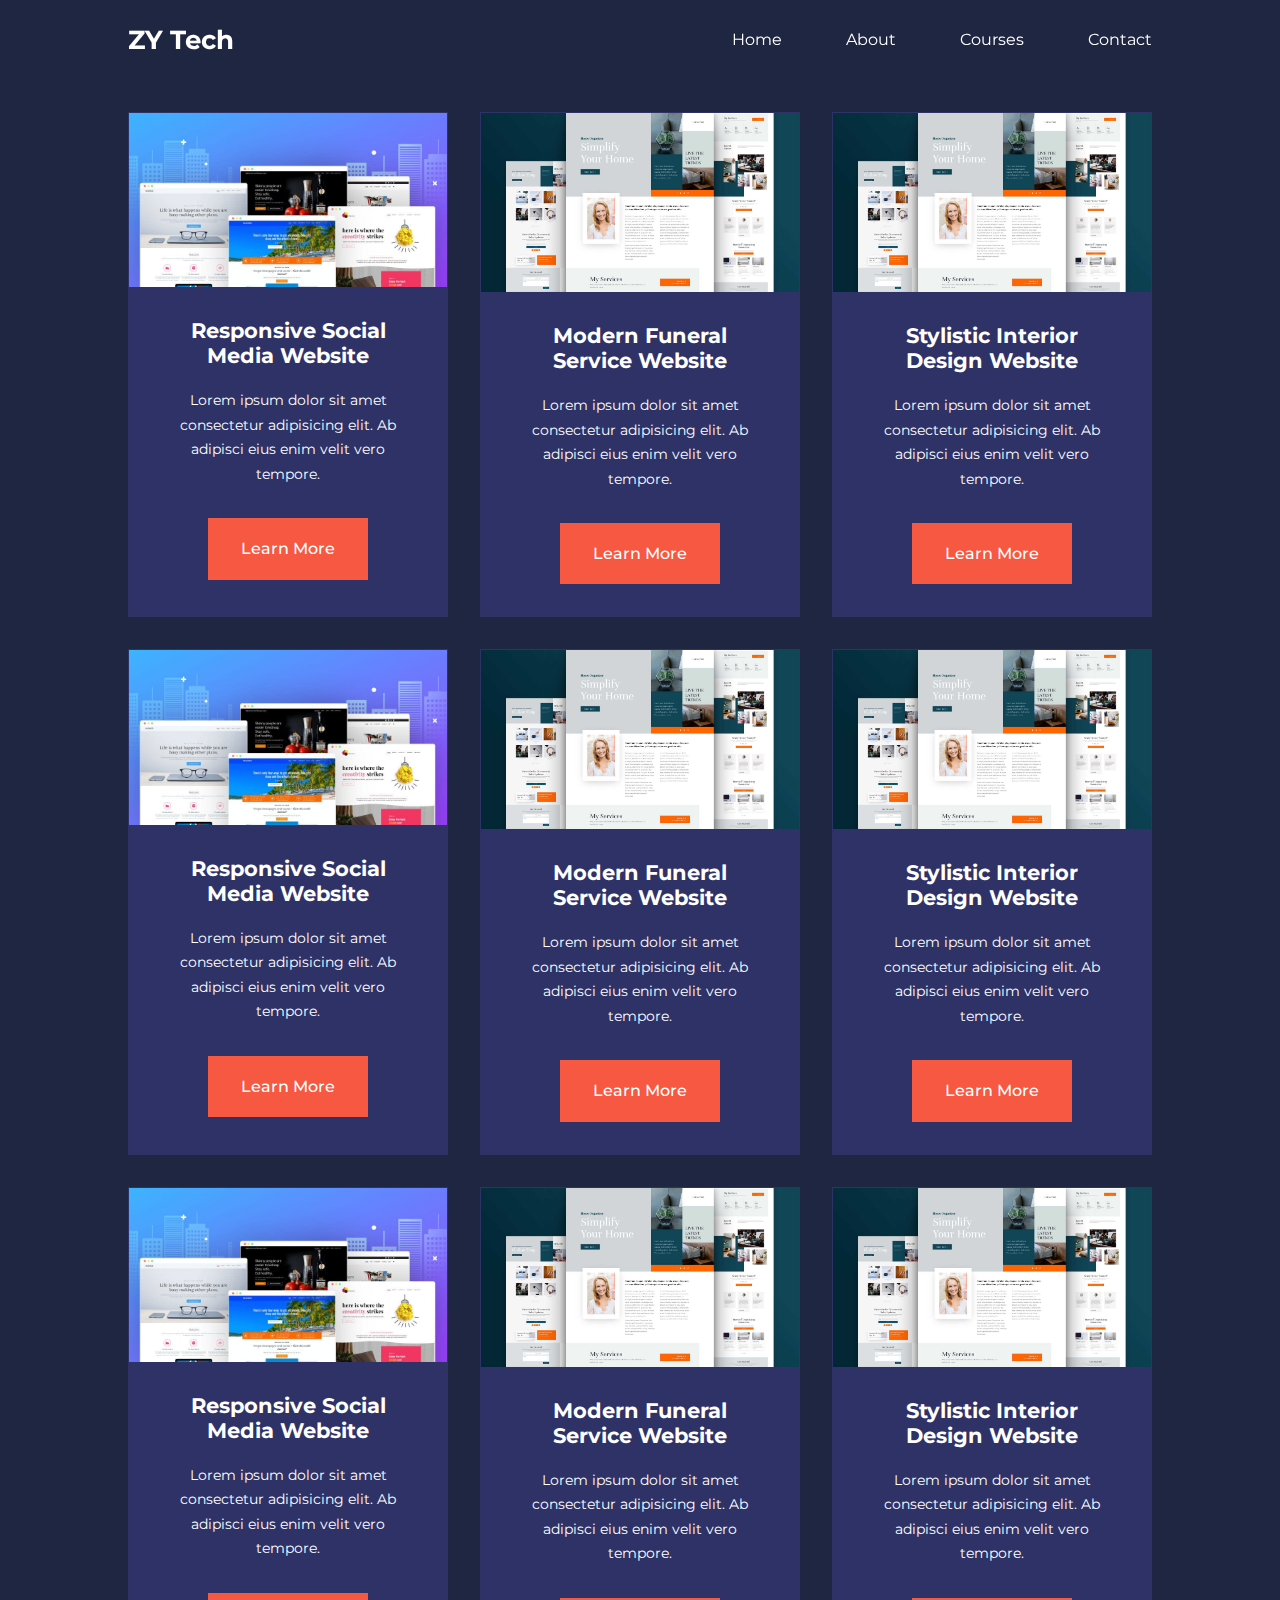
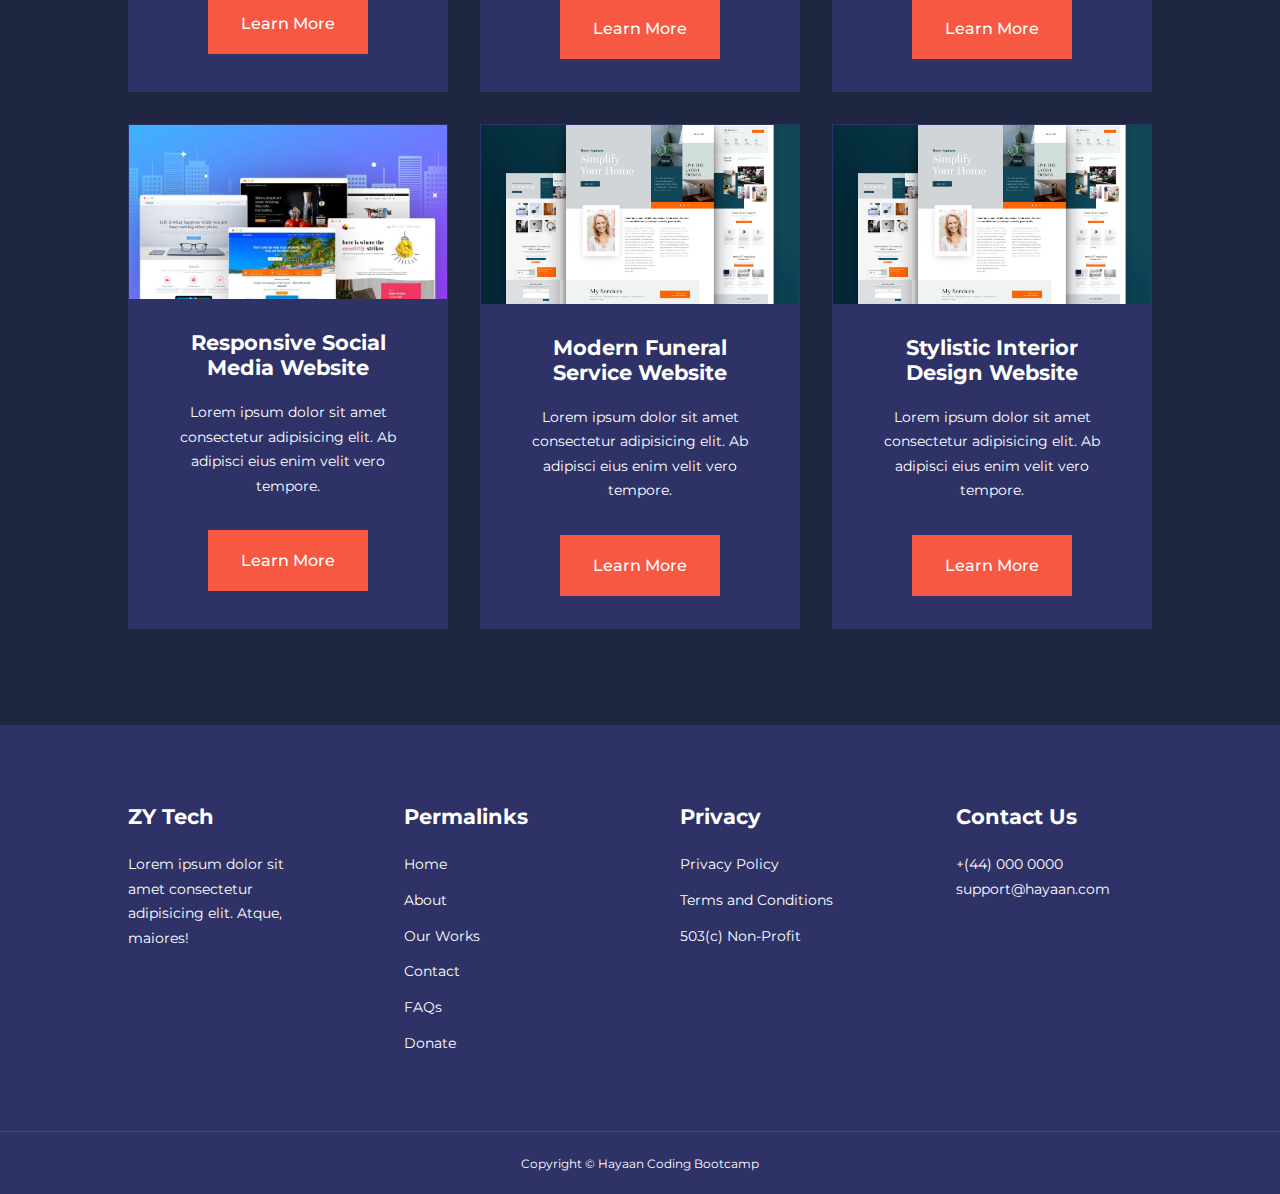
<file: courses.html>
<!DOCTYPE html>
<html lang="en">
    <head>
        <meta charset="UTF-8">
        <meta http-equiv="X-UA-Compatible" content="IE=edge">
        <meta name="viewport" content="width=device-width, initial-scale=1.0">

        <!-- GOOGLE (MONTSERRAT) FONTS -->
        <link rel="preconnect" href="https://fonts.googleapis.com">
        <link rel="preconnect" href="https://fonts.gstatic.com" crossorigin>
        <link href="https://fonts.googleapis.com/css2?family=Montserrat:wght@300;400;500;600;700;800;900&display=swap" rel="stylesheet">

        <!-- Iconscout cdn -->
        <link rel="stylesheet" href="https://unicons.iconscout.com/release/v2.1.6/css/unicons.css">

        <link rel="stylesheet" href="css/style.css">

        <style>
            .courses {
                margin-top: 1rem;
            }
        </style>
        
        <title>Hayaan Coders Bootcamp</title>
    </head>
    <body>
        <nav class="navbar">
            <div class="container nav__container">
                <h3><a href="index.html">ZY Tech</a></h3>
                <ul class="nav__menu">
                    <li><a href="index.html">Home</a></li>
                    <li><a href="about.html">About</a></li>
                    <li><a href="courses.html">Courses</a></li>
                    <li><a href="contact.html">Contact</a></li>
                </ul>

                <button id="open-menu-btn" class="btn"><i class="uil uil-bars"></i></button>
                <button id="close-menu-btn" class="btn"><i class="uil uil-multiply"></i></button>

            </div>
        </nav>

        <!-- =============== END NAVBAR SECTION =============== -->

        <section class="courses">
            <div class="container courses__container">

                <artcile class="course">
                    <div class="course__image">
                        <img src="images/web1.jpg" alt="">
                    </div>
                    <div class="course__info">
                        <h4>Responsive Social Media Website</h4>
                        <p>
                            Lorem ipsum dolor sit amet consectetur adipisicing elit. 
                            Ab adipisci eius enim velit vero tempore.
                        </p>
                        <a class="btn btn-primary" href="#">Learn More</a>
                    </div>
                </artcile>

                <artcile class="course">
                    <div class="course__image">
                        <img src="images/web4.jpg" alt="">
                    </div>
                    <div class="course__info">
                        <h4>Modern Funeral Service Website</h4>
                        <p>
                            Lorem ipsum dolor sit amet consectetur adipisicing elit. 
                            Ab adipisci eius enim velit vero tempore.
                        </p>
                        <a class="btn btn-primary" href="#">Learn More</a>
                    </div>
                </artcile>

                <artcile class="course">
                    <div class="course__image">
                        <img src="images/web4.jpg" alt="">
                    </div>
                    <div class="course__info">
                        <h4>Stylistic Interior Design Website</h4>
                        <p>
                            Lorem ipsum dolor sit amet consectetur adipisicing elit. 
                            Ab adipisci eius enim velit vero tempore.
                        </p>
                        <a class="btn btn-primary" href="#">Learn More</a>
                    </div>
                </artcile>

                <artcile class="course">
                    <div class="course__image">
                        <img src="images/web1.jpg" alt="">
                    </div>
                    <div class="course__info">
                        <h4>Responsive Social Media Website</h4>
                        <p>
                            Lorem ipsum dolor sit amet consectetur adipisicing elit. 
                            Ab adipisci eius enim velit vero tempore.
                        </p>
                        <a class="btn btn-primary" href="#">Learn More</a>
                    </div>
                </artcile>

                <artcile class="course">
                    <div class="course__image">
                        <img src="images/web4.jpg" alt="">
                    </div>
                    <div class="course__info">
                        <h4>Modern Funeral Service Website</h4>
                        <p>
                            Lorem ipsum dolor sit amet consectetur adipisicing elit. 
                            Ab adipisci eius enim velit vero tempore.
                        </p>
                        <a class="btn btn-primary" href="#">Learn More</a>
                    </div>
                </artcile>

                <artcile class="course">
                    <div class="course__image">
                        <img src="images/web4.jpg" alt="">
                    </div>
                    <div class="course__info">
                        <h4>Stylistic Interior Design Website</h4>
                        <p>
                            Lorem ipsum dolor sit amet consectetur adipisicing elit. 
                            Ab adipisci eius enim velit vero tempore.
                        </p>
                        <a class="btn btn-primary" href="#">Learn More</a>
                    </div>
                </artcile>

                <artcile class="course">
                    <div class="course__image">
                        <img src="images/web1.jpg" alt="">
                    </div>
                    <div class="course__info">
                        <h4>Responsive Social Media Website</h4>
                        <p>
                            Lorem ipsum dolor sit amet consectetur adipisicing elit. 
                            Ab adipisci eius enim velit vero tempore.
                        </p>
                        <a class="btn btn-primary" href="#">Learn More</a>
                    </div>
                </artcile>

                <artcile class="course">
                    <div class="course__image">
                        <img src="images/web4.jpg" alt="">
                    </div>
                    <div class="course__info">
                        <h4>Modern Funeral Service Website</h4>
                        <p>
                            Lorem ipsum dolor sit amet consectetur adipisicing elit. 
                            Ab adipisci eius enim velit vero tempore.
                        </p>
                        <a class="btn btn-primary" href="#">Learn More</a>
                    </div>
                </artcile>

                <artcile class="course">
                    <div class="course__image">
                        <img src="images/web4.jpg" alt="">
                    </div>
                    <div class="course__info">
                        <h4>Stylistic Interior Design Website</h4>
                        <p>
                            Lorem ipsum dolor sit amet consectetur adipisicing elit. 
                            Ab adipisci eius enim velit vero tempore.
                        </p>
                        <a class="btn btn-primary" href="#">Learn More</a>
                    </div>
                </artcile>

                <artcile class="course">
                    <div class="course__image">
                        <img src="images/web1.jpg" alt="">
                    </div>
                    <div class="course__info">
                        <h4>Responsive Social Media Website</h4>
                        <p>
                            Lorem ipsum dolor sit amet consectetur adipisicing elit. 
                            Ab adipisci eius enim velit vero tempore.
                        </p>
                        <a class="btn btn-primary" href="#">Learn More</a>
                    </div>
                </artcile>

                <artcile class="course">
                    <div class="course__image">
                        <img src="images/web4.jpg" alt="">
                    </div>
                    <div class="course__info">
                        <h4>Modern Funeral Service Website</h4>
                        <p>
                            Lorem ipsum dolor sit amet consectetur adipisicing elit. 
                            Ab adipisci eius enim velit vero tempore.
                        </p>
                        <a class="btn btn-primary" href="#">Learn More</a>
                    </div>
                </artcile>

                <artcile class="course">
                    <div class="course__image">
                        <img src="images/web4.jpg" alt="">
                    </div>
                    <div class="course__info">
                        <h4>Stylistic Interior Design Website</h4>
                        <p>
                            Lorem ipsum dolor sit amet consectetur adipisicing elit. 
                            Ab adipisci eius enim velit vero tempore.
                        </p>
                        <a class="btn btn-primary" href="#">Learn More</a>
                    </div>
                </artcile>

            </div>
        </section>

        <!-- =============== END COURSES SECTION =============== -->

        <footer>
            <div class="container footer__container">

                <div class="footer__1">
                    <a class="footer__logo" href="index.html"><h4>ZY Tech</h4></a>
                    <p>
                        Lorem ipsum dolor sit amet consectetur adipisicing elit. 
                        Atque, maiores!
                    </p>
                </div>

                <div class="footer__2">
                    <h4>Permalinks</h4>
                    <ul>
                        <li><a href="index.html">Home</a></li>
                        <li><a href="#about">About</a></li>
                        <li><a href="#works">Our Works</a></li>
                        <li><a href="contact.html">Contact</a></li>
                        <li><a href="faqs.html">FAQs</a></li>
                        <li><a href="#donate">Donate</a></li>
                    </ul>
                </div>
                
                <div class="footer__3">
                    <h4>Privacy</h4>
                    <ul>
                        <li><a href="#">Privacy Policy</a></li>
                        <li><a href="#">Terms and Conditions</a></li>
                        <li><a href="#">503(c) Non-Profit</a></li>
                    </ul>
                </div>
                
                <div class="footer__4">
                    <h4>Contact Us</h4>
                    <p>
                        +(44) 000 0000<br>
                        support@hayaan.com
                    </p>
                    <ul class='footer__socials'>
                        <li><a href="#" target="_blank"><i class="uil uil-instagram"></i></a></li>
                        <li><a href="#" target="_blank"><i class="uil uil-facebook-f"></i></a></li>
                        <li><a href="#" target="_blank"><i class="uil uil-envelope"></i></a></li>
                        <li><a href="#" target="_blank"><i class="uil uil-phone"></i></a></li>
                    </ul>
                </div>

            </div>

            <div class="footer__copyright">
                <small>Copyright &copy; Hayaan Coding Bootcamp</small>
            </div>
        </footer>

        <!-- ================ END FOOTER SECTION ================ -->

        <script src="script.js"></script>
    </body>
</html>
</file>
<file: css/style.css>
* {
    margin: 0;
    padding: 0;
    outline: 0;
    border: 0;
    list-style: none;
    text-decoration: none;
    box-sizing: border-box;
}


:root {
    --color-primary: #6c63ff;
    --color-success: #00bf8e;
    --color-warning: #f7c94b;
    --color-danger: #f75842;
    --color-danger-variant: rgba(247, 88, 66, 0.4);
    --color-white: #fff;
    --color-light: rgba(255, 255, 255, 0.7);
    --color-black: #000;
    --color-bg: #1f2641;
    --color-bg1: #2e3267;
    --color-bg2: #424890;

    --container-width-lg: 80%;
    --container-width-md: 90%;
    --container-width-sm: 94%;

    --transition: all 400ms ease;
}



body {
    font-family: 'Montserrat', sans-serif;
    line-height: 1.7;
    color: var(--color-white);
    background: var(--color-bg);
}

.container {
    width: var(--container-width-lg);
    margin: 0 auto;
}

section {
    padding: 6rem 0;
}

section h2 {
    text-align: center;
    margin-bottom: 4rem;
}

h1, h2, h3, h4, h5 {
    line-height: 1.2;
}

h1 {
    font-size: 2.4rem;
}

h2 {
    font-size: 2rem;
}

h3 {
    font-size: 1.6rem;
}

h4 {
    font-size: 1.3rem;
}

a {
    color: var(--color-white);
}

img {
    width: 100%;
    display: block;
    object-fit: cover;
}

.btn {
    background: var(--color-white);
    color: var(--color-black);
    display: inline-block;
    padding: 1rem 2rem;
    width: fit-content;
    border: 1px solid transparent;
    font-weight: 500;
    cursor: pointer;
    transition: var(--transition);
}

.btn:hover {
    background: transparent;
    color: var(--color-white);
    border-color: var(--color-white);
}

.btn-primary {
    background: var(--color-danger);
    color: var(--color-white);
}

/* .btn-primary:hover {
    border-color: var(--color-primary);
    background: var(--color-light);
    color: var(--color-primary);
}

.btn-lg {
    padding: 1.1rem 2rem;
    font-size: 1.2rem;
} */


/* ================ NAVBAR SECTION ================ */
nav {
    width: 100vw;
    height: 5rem;
    position: fixed;
    top: 0;
    z-index: 11;
}

/* Chnages navbar style on scroll using javascript */

.window-scroll {
    background: var(--color-primary);
    box-shadow: 0 1.5rem 1.5rem rgba(36, 0, 64, 0.2);
}

.window-scroll a, .window-scroll .nav__logo h3 {
    color: var(--color-white);
}

.nav__container {
    height: 100%;
    display: flex;
    justify-content: space-between;
    align-items: center;
}


nav .btn {
    display: none;
}

.nav__menu {
    display: flex;
    align-items: center;
    gap: 4rem;
}

.nav__menu a {
    font-size: 1rem;
    transition: var(--transition);
}

.nav__menu a:hover {
    color: var(--color-danger);
}


/* ================ HEADER SECTION ================ */
header {
    position: relative;
    top: 5rem;
    overflow: hidden;
    height: 70vh;
    margin-bottom: 5rem;
}

.header__container {
    display: grid;
    grid-template-columns: 1fr 1fr;
    align-items: center;
    gap: 5rem;
    height: 100%;
}

.header__left p {
    margin: 1rem 0 2.4rem;
}


/* ================ CATEGORIES SECTION ================ */
.categories {
    background: var(--color-bg1);
    height: 32rem;
}

.categories h1 {
    line-height: 1;
    margin-bottom: 3rem;
}

.categories__container {
    display: grid;
    grid-template-columns: 40% 60%;
}

.categories__left {
    margin-right: 2.5rem;
}

.categories__left p {
    margin: 1rem 0 3rem;
}

.categories__right {
    display: grid;
    grid-template-columns: repeat(3, 1fr);
    gap: 1.2rem;
}

.category {
    background: var(--color-bg2);
    padding: 2rem;
    border-radius: 2rem;
    transition: var(--transition);
    cursor: default;
}

.category:nth-child(2) .category__icon {
    background: var(--color-danger);
}

.category:nth-child(3) .category__icon {
    background: var(--color-success);
}

.category:nth-child(4) .category__icon {
    background: var(--color-warning);
}

.category:nth-child(5) .category__icon {
    background: var(--color-success);
}

.category:hover {
    box-shadow: 0 3rem 3rem rgba(0, 0, 0, 0.3);
    z-index: 1;
}

.category__icon {
    background: var(--color-primary);
    padding: 0.7rem;
    border-radius: 0.9rem;
}

.category h4 {
    margin: 2rem 0 1rem;
}

.category p {
    font-size: 0.85rem;
}


/* ================ COURSES SECTION ================ */
.courses {
    margin-top: 15rem;
}

.courses__container {
    display: grid;
    grid-template-columns: repeat(3, 1fr);
    gap: 2rem;
}

.course {
    background: var(--color-bg1);
    text-align: center;
    border: 1px solid transparent;
    transition: var(--transition);
    cursor: default;
}

.course:hover {
    background: transparent;
    border-color: var(--color-primary);
}

.course__info {
    padding: 2rem;
}

.course__info p {
    margin: 1.2rem 0 2rem;
    font-size: 0.9rem;
}


/* ================ FAQS SECTION ================ */
.faqs {
    background: var(--color-bg1);
    box-shadow: inset 0 0 3rem rgba(0, 0, 0, 0.5);
}

.faq__content {
    display: grid;
    grid-template-columns: 1fr 1fr;
    gap: 1rem;
}

.faq {
    padding: 2rem;
    display: flex;
    align-items: center;
    gap: 1.4rem;
    height: fit-content;
    background: var(--color-primary);
    cursor: pointer;
}

.faq h4 {
    font-size: 1rem;
    line-height: 2.2;
}

.faq__icon {
    align-self: flex-start;
    font-size: 1.2rem;
}

.faq p {
    margin-top: 0.8rem;
    display: none;
}

.faq.open p {
    display: block;
}


/* ================ TESTMONIAL SECTION ================ */
.testmonials__container {
    overflow-x: hidden;
    position: relative;
    margin-bottom: 5rem;
}

.testmonials {
    margin-top: 2rem;
}

.avatar {
    width: 6rem;
    height: 6rem;
    border-radius: 50%;
    overflow: hidden;
    margin: 0 auto 1rem;
    border: 1rem solid var(--color-bg1);
}

.testmonial__info {
    text-align: center;
}

.testmonial__body {
    background: var(--color-primary);
    padding: 2rem;
    margin: 3rem 0 2rem;
    position: relative;
}

.testmonial__body::before {
    content: '';
    display: block;
    width: 3rem;
    height: 3rem;
    background: linear-gradient(135deg, transparent, 
    var(--color-primary), 
    var(--color-primary),
    var(--color-primary));
    position: absolute;
    left: 48%;
    top: -1.5rem;
    transform: rotate(45deg);
}


/* ================ FOOTER SECTION ================ */
footer {
    background: var(--color-bg1);
    padding-top: 5rem;
    font-size: 0.9rem;
}

.footer__container {
    display: grid;
    grid-template-columns: repeat(4, 1fr);
    gap: 5rem;
}

.footer__container > div h4 {
    margin-bottom: 1.4rem;
}

.footer__1 p {
    margin: 0 0 2rem;
}

footer ul li {
    margin-bottom: 0.7rem;
}

.footer__2 ul li a:hover {
    text-decoration: underline;
}

.footer__socials {
    display: flex;
    gap: 1rem;
    font-size: 1.2rem;
    margin-top: 1.3rem;
}

.footer__copyright {
    text-align: center;
    margin-top: 4rem;
    padding: 1.2rem 0;
    border-top: 1px solid var(--color-bg2);
}


/* ================ MEDIA QUERIES  ================== */
/* ================ TABLETS ================== */

@media screen and (max-width: 1024px) {
    .container {
        width: var(--container-width-md);
    }

    h1 {
        font-size: 2.2rem;
    }
    
    h2 {
        font-size: 1.7rem;
    }
    
    h3 {
        font-size: 1.4rem;
    }
    
    h4 {
        font-size: 1.2rem;
    }

    /* ================ NAVBAR STYLES =================== */
    nav .nav__container button {
        display: inline-block;
        cursor: pointer;
        background: transparent;
        color: var(--color-white);
        font-size: 1.8rem;
    }

    nav .nav__container button#close-menu-btn {
        display: none;
    }

    .nav__menu {
        position: fixed;
        top: 5rem;
        right: 5%;
        height: fit-content;
        width: 18rem;
        flex-direction: column;
        gap: 0;
        display: none;
    }

    .nav__menu li {
        width: 100%;
        height: 5.8rem;

    }
    .nav__menu li {
        width: 100%;
        height: 5.4rem;
        animation: animateNavItem 400ms linear forwards;
        transform-origin: top right;
        opacity: 0;
    }

    .nav__menu li:nth-child(2) {
        animation-delay: 200ms;
    }

    .nav__menu li:nth-child(3) {
        animation-delay: 300ms;
    }

    .nav__menu li:nth-child(4) {
        animation-delay: 400ms;
    }

    @keyframes animateNavItem {
        from {
            transform: rotateZ(-90deg) rotateX(90deg) scale(0.1);
        }

        to {
            transform: rotateZ(0deg) rotateX(0) scale(1);
            opacity: 1;
        }
    }

    .nav__menu li a {
        width: 100%;
        height: 100%;
        display: grid;
        background: var(--color-primary);
        box-shadow: -4rem 6rem 10rem rgba(0, 0, 0, 0.6);
        place-items: center;
    }

    .nav__menu li a:hover {
        background: var(--color-bg2);
        color: var(--color-white);
    }

    /* ================ HEADER SECTION ================ */
    header {
        height: 52vh;
        margin-bottom: 4rem;
    }

    .header__container {
        gap: 0;
        padding-bottom: 3rem;
    }

    /* ================ CATEGORIES SECTION ================ */
    .categories {
        height: auto;
    }

    .categories__container {
        grid-template-columns: 1fr;
        gap: 3rem;
    }

    .categories__left {
        margin-right: 0;
    }

    .courses {
        margin-top: 0;
    }

    .courses__container {
        grid-template-columns: 1fr 1fr;
    }

    /* ================ FAQs SECTION ================ */
    .faq__content {
        grid-template-columns: 1fr;
    }

    .faq {
        padding: 1.5rem;
    }


    /* ================ FOOTER SECTION ================ */
    .footer__container {
        grid-template-columns: 1fr 1fr;
    }
}

/* ================ MOBILE PHONES ================== */
@media screen and (max-width: 600px) {
    .container {
        width: var(--container-width-sm);
    }

    /* ================ NAVBAR SECTION ================ */
    .nav__menu {
        right: 3%;
    }

    /* ================ HEADER SECTION ================ */
    header {
        height: 100vh;
        padding: 0;

    }

    .header__container {
        grid-template-columns: 1fr;
        text-align: center;
        margin-top: 0rem;
    }

    .header__left p {
        margin-bottom: 1.3rem;
    }

    /* ================ CATEGORIES SECTION ================ */
    .categories__right {
        grid-template-columns: 1fr;
        gap: 0.7rem;
    }

    .category {
        padding: 1rem;
        border-radius: 1rem;
    }

    .category__icon {
        margin-top: 4px;
        display: inline-block;
    }

    /* ================ COURSES SECTION ================ */
    .courses__container {
        grid-template-columns: 1fr;
    }

    /* ================ TESTMONIAL SECTION ================ */
    .testmonial__body {
        padding: 1rem;
    }

    /* ================ FOOTER SECTION ================ */
    .footer__container {
        grid-template-columns: 1fr;
        text-align: center;
        gap: 2rem;
    }

    .footer__1 p {
        margin: 1rem auto;
    }
    
    .footer__socials {
        justify-content: center;
    }

}
</file>
<file: css/about.css>
/* ================ ACHEIVEMENTS SECTION ================ */
.about_achievments {
    margin-top: 10rem;
}

.about__achievments-container {
    display: grid;
    grid-template-columns: 40% 60%;
    gap: 5rem;
}

.about__achievments-right > p {
    margin: 1.6rem 0 2.5rem;
}

.achievments__cards {
    display: grid;
    grid-template-columns: repeat(3, 1fr);
    gap: 1.5rem;
}

.achievment__card {
    background: var(--color-bg1);
    padding: 1.6rem;
    border-radius: 1rem;
    text-align: center;
    transition: var(--transition);
    cursor: default;
}

.achievment__card:hover {
    background: var(--color-bg2);
    box-shadow: 0 3rem 3rem rgba(0, 0, 0, 0.3);
}

.achievment__card-icon {
    background: var(--color-danger);
    padding: 0.6rem;
    border-radius: 1rem;
    display: inline-block;
    margin-bottom: 2rem;
    font-size: 1.8rem;
}

.achievment__card:nth-child(2) .achievment__card-icon {
    background: var(--color-success);
}

.achievment__card:nth-child(3) .achievment__card-icon {
    background: var(--color-primary);
}

.achievment__card p {
    margin-top: 1rem;
}


/* ================ TEAM SECTION ================ */
.team {
    margin-top: 5rem;
    background: var(--color-bg1);
    box-shadow: inset 0 0 3rem rgba(0, 0, 0, 0.5);
}

.team__member-image img {
    /* width: 10rem;
    height: 12rem; */
    filter: saturate(0);
}

.team__container {
    display: grid;
    grid-template-columns: repeat(3, 1fr);
    gap: 2rem;
}

.team__member {
    padding: 2rem;
    background: var(--color-bg2);
    border: 1px solid transparent;
    transition: var(--transition);
    position: relative;
    overflow: hidden;
}

.team__member:hover {
    background: transparent;
    border-color: var(--color-primary);
}

.team__member:hover img {
    filter: saturate(100%);
}

.team__member-info * {
    text-align: center;
    margin-top: 1.4rem;
}

.team__member-info p {
    color: var(--color-light);
}

.team__member-socials {
    position: absolute;
    top: 50%;
    right: -100%;
    transform: translateY(-50%);
    display: flex;
    flex-direction: column;
    background: var(--color-primary);
    border-radius: 1rem 0 0 1rem;
    box-shadow: -2rem 0 2rem rgba(0, 0, 0, 0.3);
    transition: var(--transition);
}

.team__member-socials a {
    padding: 1rem;
}

.team__member:hover .team__member-socials {
    right: 0;
}

footer {
    margin-top: 5rem;
    padding-top: 5rem;
    font-size: 0.9rem;
}


/* ================ MEDIA QUERIES  ================== */
/* ================ TABLETS ================== */
@media screen and (max-width: 1024px) {
    .about__achievments-container {
        grid-template-columns: 1fr;
        gap: 3rem;
    }

    .about__achievments-left {
        width: 70%;
        margin: 0 auto;
    }

    .team__container {
        gap: 1.5rem;
    }

    .team__member {
        padding: 1rem;
    }
}


/* ================ MOBILE PHONES ================== */
@media screen and (max-width: 600px) {
    .about__achievments-right h1 {
        font-size: 1.5rem;
    }

    .about__achievments-right p {
        font-size: 0.9rem;
    }
    .achievments__cards {
        grid-template-columns: 1fr;
    }

    .team__container {
        grid-template-columns: 1fr 1fr;
    }

    .team__member {
        padding: 0.5rem;
        gap: 0rem;
    }
}
</file>
<file: css/contact.css>
.contact__container {
    background: var(--color-bg1);
    padding: 4rem;
    display: grid;
    grid-template-columns: 40% 60%;
    gap: 4rem;
    height: 30rem;
    margin: 7rem auto;
    border-radius: 1rem;
}


/* ================ ASIDE SECTION ================ */
.contact__aside {
    background: var(--color-primary);
    padding: 3rem;
    border-radius: 1rem;
    position: relative;
    bottom: 10rem;
}

.aside__image {
    width: 12rem;
    margin-bottom: 1rem;
}

.contact__aside h2 {
    text-align: left;
    margin-bottom: 1rem;
}

.contact__aside p {
    font-size: 0.9rem;
    margin-bottom: 2rem;
}

.contact__details li {
    display: flex;
    gap: 1rem;
    align-items: center;
    margin-bottom: 1rem;
}

.contact__socials {
    display: flex;
    gap: 0.8rem;
    margin-top: 3rem;
}

.contact__socials a {
    background: var(--color-bg2);
    padding: 0.5rem;
    border-radius: 50%;
    font-size: 0.9rem;
    transition: var(--transition);
}

.contact__socials a:hover {
    background: transparent;
}


/* ================ FORM SECTION ================ */
form {
    display: flex;
    flex-direction: column;
    gap: 1.2rem;
    margin-right: 4rem;
}

form input, textarea {
    width: 100%;
    padding: 1rem;
    background: var(--color-bg);
    color: var(--color-white);
}

.contact__form-inputs {
    display: flex;
    flex-direction: column;
    gap: 1.2rem;
}

/* ================ MEDIA QUERIES  ================== */
/* ================ TABLETS ================== */

@media screen and (max-width: 1024px) {
    .contact {
        padding-bottom: 0;
    }

    .contact__container {
        gap: 1.5rem;
        margin-top: 3rem;
        height: auto;
        padding: 1.5rem;
    }

    .contact__aside {
        width: auto;
        padding: 1.5rem;
        bottom: 0;
    }

    .contact__form {
        align-self: center;
        margin-right: 1.5rem;
    }
}

/* ================ MOBILE PHONES ================== */
@media screen and (max-width: 600px) {
    .contact__container {
        grid-template-columns: 1fr;
        gap: 4rem;
        margin-top: 0;
        padding: 0;
    }

    .contact__form {
        margin: 0 1.5rem 3rem;
    }

    .contact__form-inputs > *, .contact__form .buttons {
        margin-top: 1rem;
    }
}
</file>
